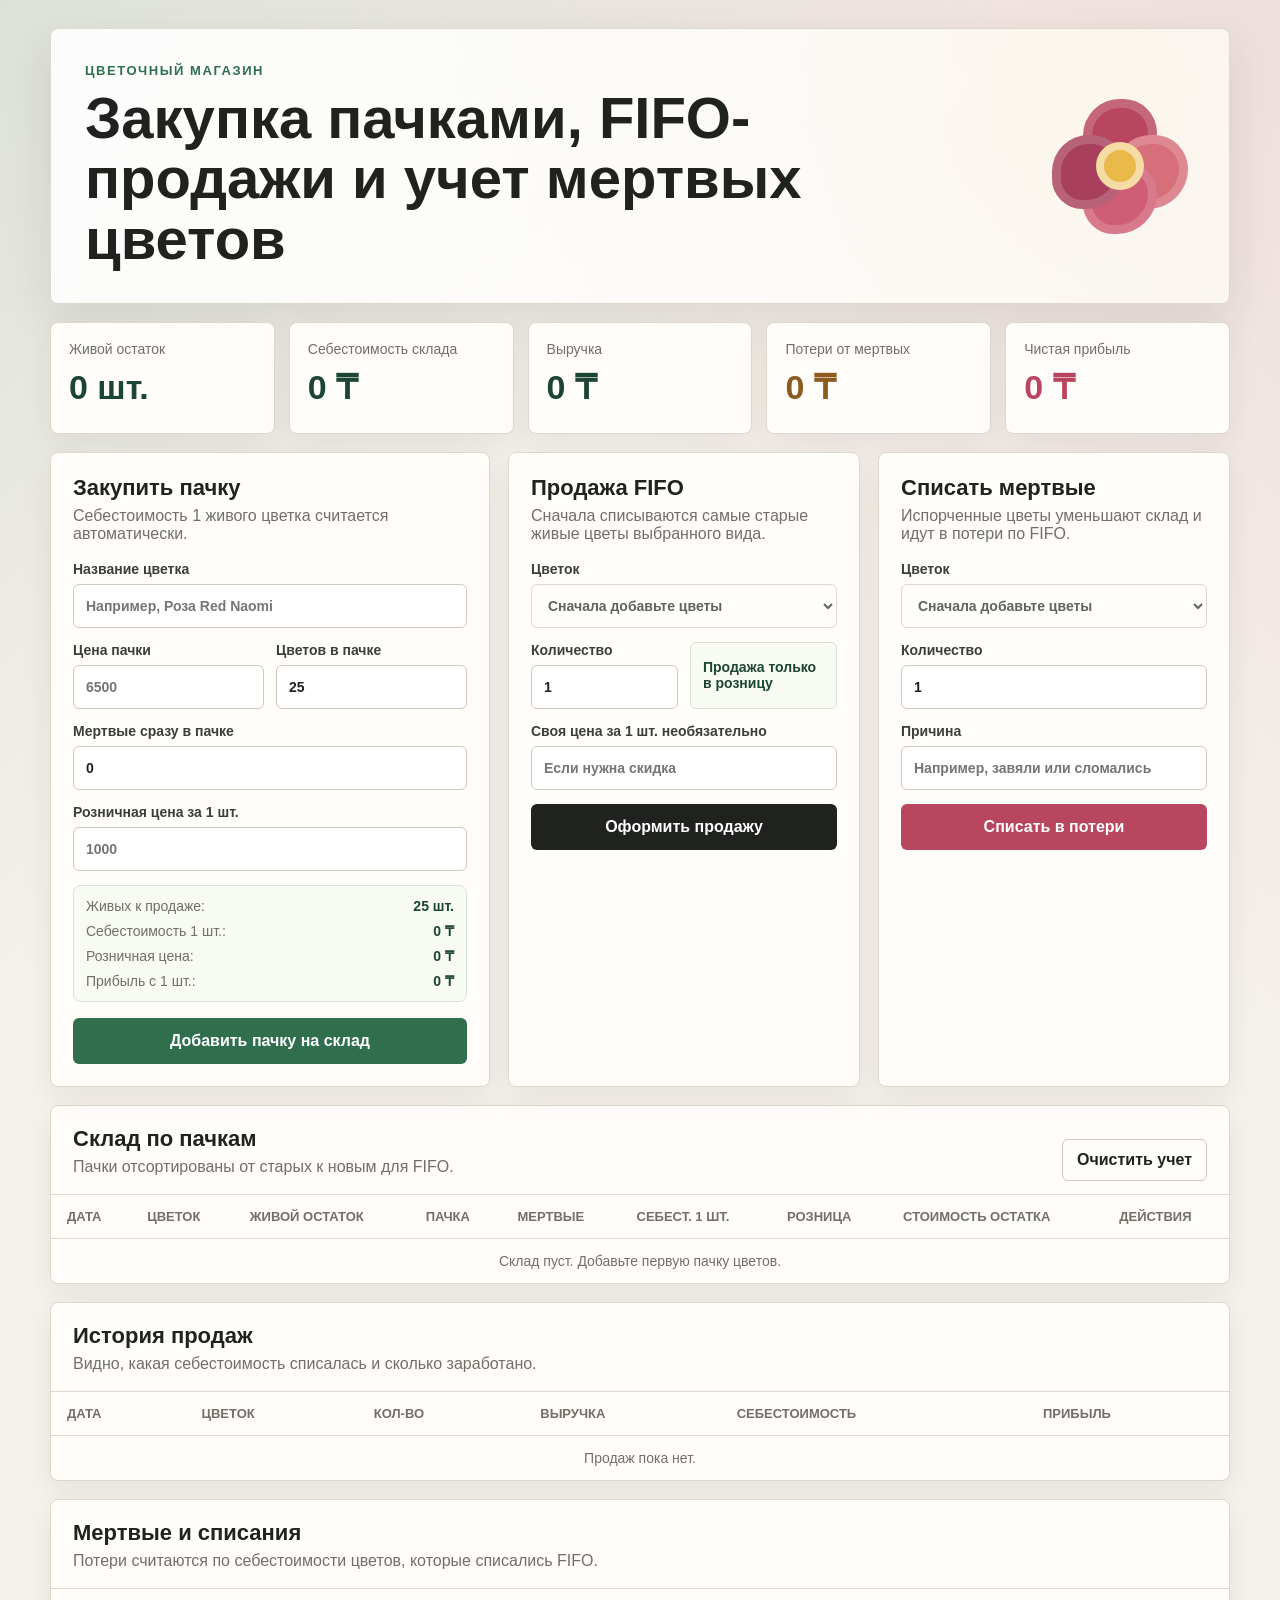
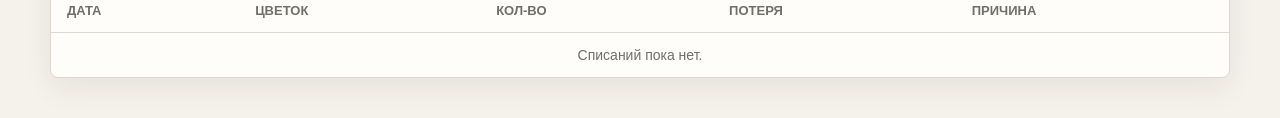
<file: index.html>
<!doctype html>
<html lang="ru">
  <head>
    <meta charset="utf-8">
    <meta name="viewport" content="width=device-width, initial-scale=1">
    <title>FIFO учет цветочного магазина</title>
    <link rel="stylesheet" href="styles.css">
  </head>
  <body>
    <main class="app-shell">
      <section class="hero">
        <div>
          <p class="eyebrow">Цветочный магазин</p>
          <h1>Закупка пачками, FIFO-продажи и учет мертвых цветов</h1>
        </div>
        <div class="hero-mark" aria-hidden="true">
          <span></span>
          <span></span>
          <span></span>
          <span></span>
          <b></b>
        </div>
      </section>

      <section class="stats-grid" aria-label="Финансовые показатели">
        <article class="stat">
          <span>Живой остаток</span>
          <strong id="totalUnits">0 шт.</strong>
        </article>
        <article class="stat">
          <span>Себестоимость склада</span>
          <strong id="stockCost">0 ₸</strong>
        </article>
        <article class="stat">
          <span>Выручка</span>
          <strong id="revenue">0 ₸</strong>
        </article>
        <article class="stat loss">
          <span>Потери от мертвых</span>
          <strong id="deadLoss">0 ₸</strong>
        </article>
        <article class="stat accent">
          <span>Чистая прибыль</span>
          <strong id="profit">0 ₸</strong>
        </article>
      </section>

      <section class="workspace three">
        <form id="batchForm" class="panel">
          <div class="panel-head">
            <h2>Закупить пачку</h2>
            <p>Себестоимость 1 живого цветка считается автоматически.</p>
          </div>
          <label>
            Название цветка
            <input name="name" type="text" placeholder="Например, Роза Red Naomi" required>
          </label>
          <div class="form-grid">
            <label>
              Цена пачки
              <input name="packCost" id="packCost" type="number" min="0" step="0.01" placeholder="6500" required>
            </label>
            <label>
              Цветов в пачке
              <input name="packQuantity" id="packQuantity" type="number" min="1" step="1" value="25" required>
            </label>
          </div>
          <label>
            Мертвые сразу в пачке
            <input name="deadOnArrival" id="deadOnArrival" type="number" min="0" step="1" value="0">
          </label>
          <label>
            Розничная цена за 1 шт.
            <input name="retailPrice" id="retailPrice" type="number" min="0" step="0.01" placeholder="1000" required>
          </label>
          <div class="calculator">
            <span>Живых к продаже: <strong id="livePreview">25 шт.</strong></span>
            <span>Себестоимость 1 шт.: <strong id="unitCostPreview">260 ₸</strong></span>
            <span>Розничная цена: <strong id="retailPreview">0 ₸</strong></span>
            <span>Прибыль с 1 шт.: <strong id="unitProfitPreview">0 ₸</strong></span>
          </div>
          <button type="submit" class="primary-btn">Добавить пачку на склад</button>
        </form>

        <form id="saleForm" class="panel">
          <div class="panel-head">
            <h2>Продажа FIFO</h2>
            <p>Сначала списываются самые старые живые цветы выбранного вида.</p>
          </div>
          <label>
            Цветок
            <select name="name" id="saleFlower" required></select>
          </label>
          <div class="form-grid">
            <label>
              Количество
              <input name="quantity" type="number" min="1" step="1" value="1" required>
            </label>
            <div class="readonly-note">Продажа только в розницу</div>
          </div>
          <label>
            Своя цена за 1 шт. необязательно
            <input name="customPrice" type="number" min="0" step="0.01" placeholder="Если нужна скидка">
          </label>
          <button type="submit" class="primary-btn dark">Оформить продажу</button>
          <p id="saleHint" class="hint"></p>
        </form>

        <form id="deadForm" class="panel">
          <div class="panel-head">
            <h2>Списать мертвые</h2>
            <p>Испорченные цветы уменьшают склад и идут в потери по FIFO.</p>
          </div>
          <label>
            Цветок
            <select name="name" id="deadFlower" required></select>
          </label>
          <label>
            Количество
            <input name="quantity" type="number" min="1" step="1" value="1" required>
          </label>
          <label>
            Причина
            <input name="reason" type="text" placeholder="Например, завяли или сломались">
          </label>
          <button type="submit" class="primary-btn danger">Списать в потери</button>
          <p id="deadHint" class="hint"></p>
        </form>
      </section>

      <section class="table-section">
        <div class="section-head">
          <div>
            <h2>Склад по пачкам</h2>
            <p>Пачки отсортированы от старых к новым для FIFO.</p>
          </div>
          <button id="clearData" type="button" class="ghost-btn">Очистить учет</button>
        </div>
        <div class="table-wrap">
          <table>
            <thead>
              <tr>
                <th>Дата</th>
                <th>Цветок</th>
                <th>Живой остаток</th>
                <th>Пачка</th>
                <th>Мертвые</th>
                <th>Себест. 1 шт.</th>
                <th>Розница</th>
                <th>Стоимость остатка</th>
                <th>Действия</th>
              </tr>
            </thead>
            <tbody id="inventoryBody"></tbody>
          </table>
        </div>
      </section>

      <section class="table-section">
        <div class="section-head">
          <div>
            <h2>История продаж</h2>
            <p>Видно, какая себестоимость списалась и сколько заработано.</p>
          </div>
        </div>
        <div class="table-wrap">
          <table>
            <thead>
              <tr>
                <th>Дата</th>
                <th>Цветок</th>
                <th>Кол-во</th>
                <th>Выручка</th>
                <th>Себестоимость</th>
                <th>Прибыль</th>
              </tr>
            </thead>
            <tbody id="salesBody"></tbody>
          </table>
        </div>
      </section>

      <section class="table-section">
        <div class="section-head">
          <div>
            <h2>Мертвые и списания</h2>
            <p>Потери считаются по себестоимости цветов, которые списались FIFO.</p>
          </div>
        </div>
        <div class="table-wrap">
          <table>
            <thead>
              <tr>
                <th>Дата</th>
                <th>Цветок</th>
                <th>Кол-во</th>
                <th>Потеря</th>
                <th>Причина</th>
              </tr>
            </thead>
            <tbody id="writeoffsBody"></tbody>
          </table>
        </div>
      </section>
    </main>

    <script src="app.js"></script>
  </body>
</html>
</file>
<file: styles.css>
:root {
  --bg: #f5f1eb;
  --surface: #fffdfa;
  --ink: #20221f;
  --muted: #706f68;
  --line: #ded7cc;
  --green: #2f6f4e;
  --green-dark: #1d4632;
  --rose: #b8465f;
  --yellow: #e9b949;
  --blue: #4f6f91;
  --shadow: 0 18px 45px rgba(44, 39, 32, 0.11);
}

* {
  box-sizing: border-box;
}

body {
  margin: 0;
  min-width: 320px;
  background:
    linear-gradient(135deg, rgba(47, 111, 78, 0.12), transparent 34%),
    linear-gradient(225deg, rgba(184, 70, 95, 0.11), transparent 36%),
    var(--bg);
  color: var(--ink);
  font-family: Arial, Helvetica, sans-serif;
}

button,
input,
select {
  font: inherit;
}

button {
  cursor: pointer;
}

.app-shell {
  width: min(1180px, calc(100% - 32px));
  margin: 0 auto;
  padding: 28px 0 40px;
}

.hero {
  display: grid;
  grid-template-columns: 1fr auto;
  gap: 24px;
  align-items: center;
  min-height: 210px;
  padding: 34px;
  border: 1px solid var(--line);
  border-radius: 8px;
  background:
    linear-gradient(120deg, rgba(255, 255, 255, 0.92), rgba(255, 253, 250, 0.74)),
    radial-gradient(circle at 85% 20%, rgba(233, 185, 73, 0.28), transparent 32%);
  box-shadow: var(--shadow);
}

.eyebrow {
  margin: 0 0 10px;
  color: var(--green);
  font-size: 13px;
  font-weight: 700;
  letter-spacing: 0.12em;
  text-transform: uppercase;
}

h1,
h2,
p {
  margin-top: 0;
}

h1 {
  max-width: 760px;
  margin-bottom: 0;
  font-size: clamp(30px, 5vw, 58px);
  line-height: 1.04;
  letter-spacing: 0;
}

h2 {
  margin-bottom: 6px;
  font-size: 22px;
  letter-spacing: 0;
}

.hero-mark {
  position: relative;
  width: 150px;
  height: 150px;
}

.hero-mark span,
.hero-mark b {
  position: absolute;
  display: block;
}

.hero-mark span {
  width: 74px;
  height: 74px;
  border-radius: 52% 48% 57% 43%;
  background: var(--rose);
  box-shadow: inset 0 0 0 9px rgba(255, 255, 255, 0.18);
}

.hero-mark span:nth-child(1) {
  top: 8px;
  left: 38px;
}

.hero-mark span:nth-child(2) {
  right: 7px;
  top: 44px;
  background: #d66f79;
}

.hero-mark span:nth-child(3) {
  left: 38px;
  bottom: 7px;
  background: #cf5d73;
}

.hero-mark span:nth-child(4) {
  left: 7px;
  top: 44px;
  background: #a83f5c;
}

.hero-mark b {
  inset: 51px;
  border-radius: 50%;
  background: var(--yellow);
  border: 8px solid rgba(255, 255, 255, 0.5);
}

.stats-grid {
  display: grid;
  grid-template-columns: repeat(5, 1fr);
  gap: 14px;
  margin: 18px 0;
}

.stat,
.panel,
.table-section {
  border: 1px solid var(--line);
  border-radius: 8px;
  background: var(--surface);
  box-shadow: 0 10px 30px rgba(44, 39, 32, 0.07);
}

.stat {
  min-height: 112px;
  padding: 18px;
}

.stat span {
  display: block;
  margin-bottom: 12px;
  color: var(--muted);
  font-size: 14px;
}

.stat strong {
  color: var(--green-dark);
  font-size: clamp(23px, 3vw, 34px);
  line-height: 1.1;
}

.stat.accent strong {
  color: var(--rose);
}

.stat.loss strong {
  color: #8d5a1f;
}

.workspace {
  display: grid;
  grid-template-columns: repeat(2, minmax(0, 1fr));
  gap: 18px;
}

.workspace.three {
  grid-template-columns: 1.25fr 1fr 1fr;
}

.panel {
  padding: 22px;
}

.panel-head p,
.section-head p {
  margin-bottom: 18px;
  color: var(--muted);
}

label {
  display: grid;
  gap: 7px;
  margin-bottom: 14px;
  color: #3c3e39;
  font-size: 14px;
  font-weight: 700;
}

input,
select {
  width: 100%;
  min-height: 44px;
  border: 1px solid #cfc8bd;
  border-radius: 6px;
  background: #fff;
  color: var(--ink);
  padding: 10px 12px;
  outline: none;
}

input:focus,
select:focus {
  border-color: var(--green);
  box-shadow: 0 0 0 3px rgba(47, 111, 78, 0.16);
}

.form-grid {
  display: grid;
  grid-template-columns: repeat(2, minmax(0, 1fr));
  gap: 12px;
}

.primary-btn,
.ghost-btn,
.row-btn {
  border: 0;
  border-radius: 6px;
  font-weight: 800;
}

.primary-btn {
  width: 100%;
  min-height: 46px;
  background: var(--green);
  color: #fff;
}

.primary-btn.dark {
  background: var(--ink);
}

.primary-btn.danger {
  background: var(--rose);
}

.ghost-btn {
  min-height: 42px;
  border: 1px solid #cfc8bd;
  background: transparent;
  color: var(--ink);
  padding: 0 14px;
}

.hint {
  min-height: 22px;
  margin: 12px 0 0;
  color: var(--rose);
  font-weight: 700;
}

.hint.ok {
  color: var(--green);
}

.calculator {
  display: grid;
  gap: 9px;
  margin: 2px 0 16px;
  border: 1px solid #d9e1d4;
  border-radius: 8px;
  background: #f7fbf4;
  padding: 12px;
}

.calculator span {
  display: flex;
  justify-content: space-between;
  gap: 12px;
  color: var(--muted);
  font-size: 14px;
}

.calculator strong {
  color: var(--green-dark);
  text-align: right;
}

.readonly-note {
  display: grid;
  align-items: center;
  min-height: 44px;
  margin-bottom: 14px;
  border: 1px solid #d9e1d4;
  border-radius: 6px;
  background: #f7fbf4;
  color: var(--green-dark);
  padding: 10px 12px;
  font-size: 14px;
  font-weight: 800;
}

.table-section {
  margin-top: 18px;
  overflow: hidden;
}

.section-head {
  display: flex;
  justify-content: space-between;
  gap: 16px;
  align-items: center;
  padding: 20px 22px 0;
}

.table-wrap {
  width: 100%;
  overflow-x: auto;
}

table {
  width: 100%;
  min-width: 980px;
  border-collapse: collapse;
}

th,
td {
  padding: 14px 16px;
  border-top: 1px solid var(--line);
  text-align: left;
  vertical-align: middle;
}

th {
  color: var(--muted);
  font-size: 13px;
  font-weight: 800;
  text-transform: uppercase;
}

td {
  font-size: 14px;
}

.empty-row td {
  color: var(--muted);
  text-align: center;
}

.row-btn {
  min-width: 34px;
  min-height: 34px;
  background: #f0e7de;
  color: #7b2638;
}

.row-actions {
  display: inline-flex;
  gap: 7px;
}

.row-btn.writeoff {
  background: #e7f0e6;
  color: var(--green-dark);
}

.pill {
  display: inline-flex;
  align-items: center;
  min-height: 28px;
  border-radius: 999px;
  background: rgba(79, 111, 145, 0.13);
  color: var(--blue);
  padding: 4px 10px;
  font-weight: 800;
}

@media (max-width: 880px) {
  .hero,
  .workspace,
  .workspace.three {
    grid-template-columns: 1fr;
  }

  .hero-mark {
    display: none;
  }

  .stats-grid {
    grid-template-columns: repeat(2, 1fr);
  }
}

@media (max-width: 560px) {
  .app-shell {
    width: min(100% - 20px, 1180px);
    padding-top: 10px;
  }

  .hero,
  .panel {
    padding: 18px;
  }

  .stats-grid,
  .form-grid {
    grid-template-columns: 1fr;
  }

  .section-head {
    align-items: stretch;
    flex-direction: column;
  }
}
</file>
